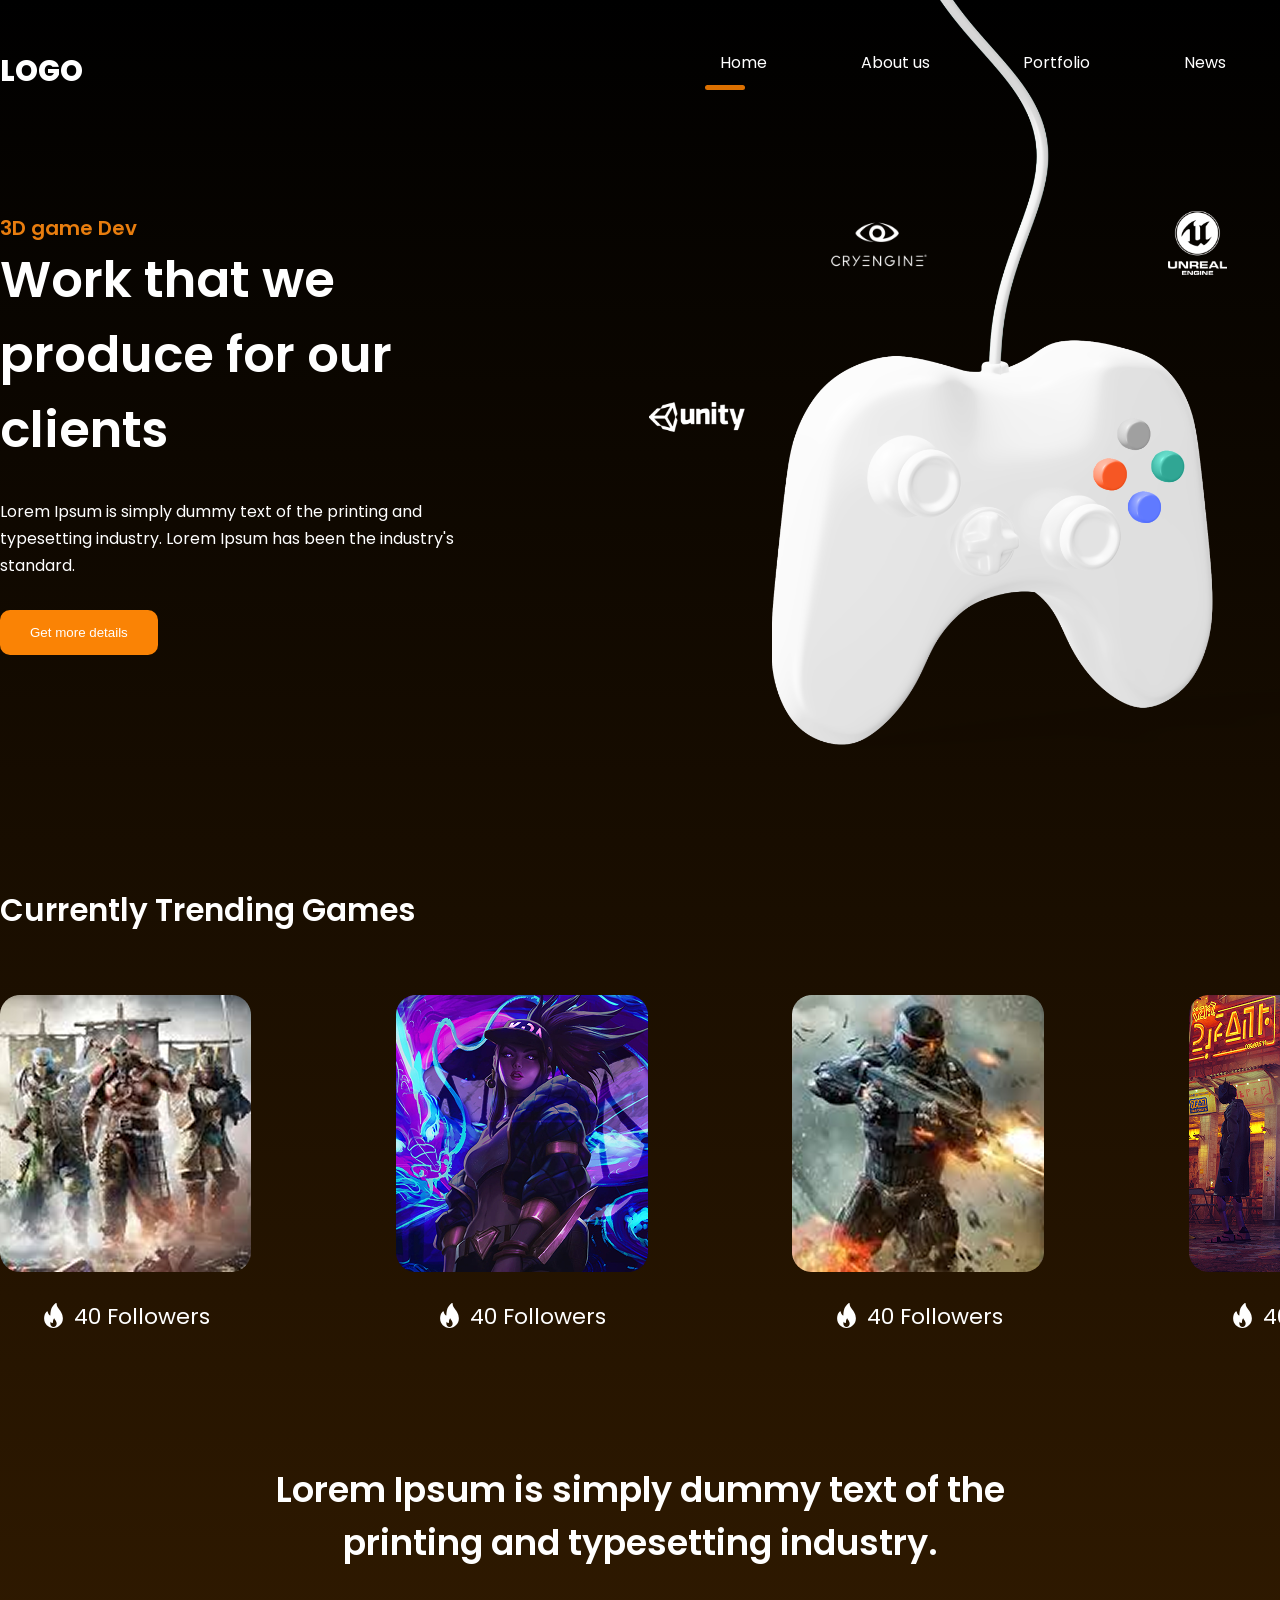
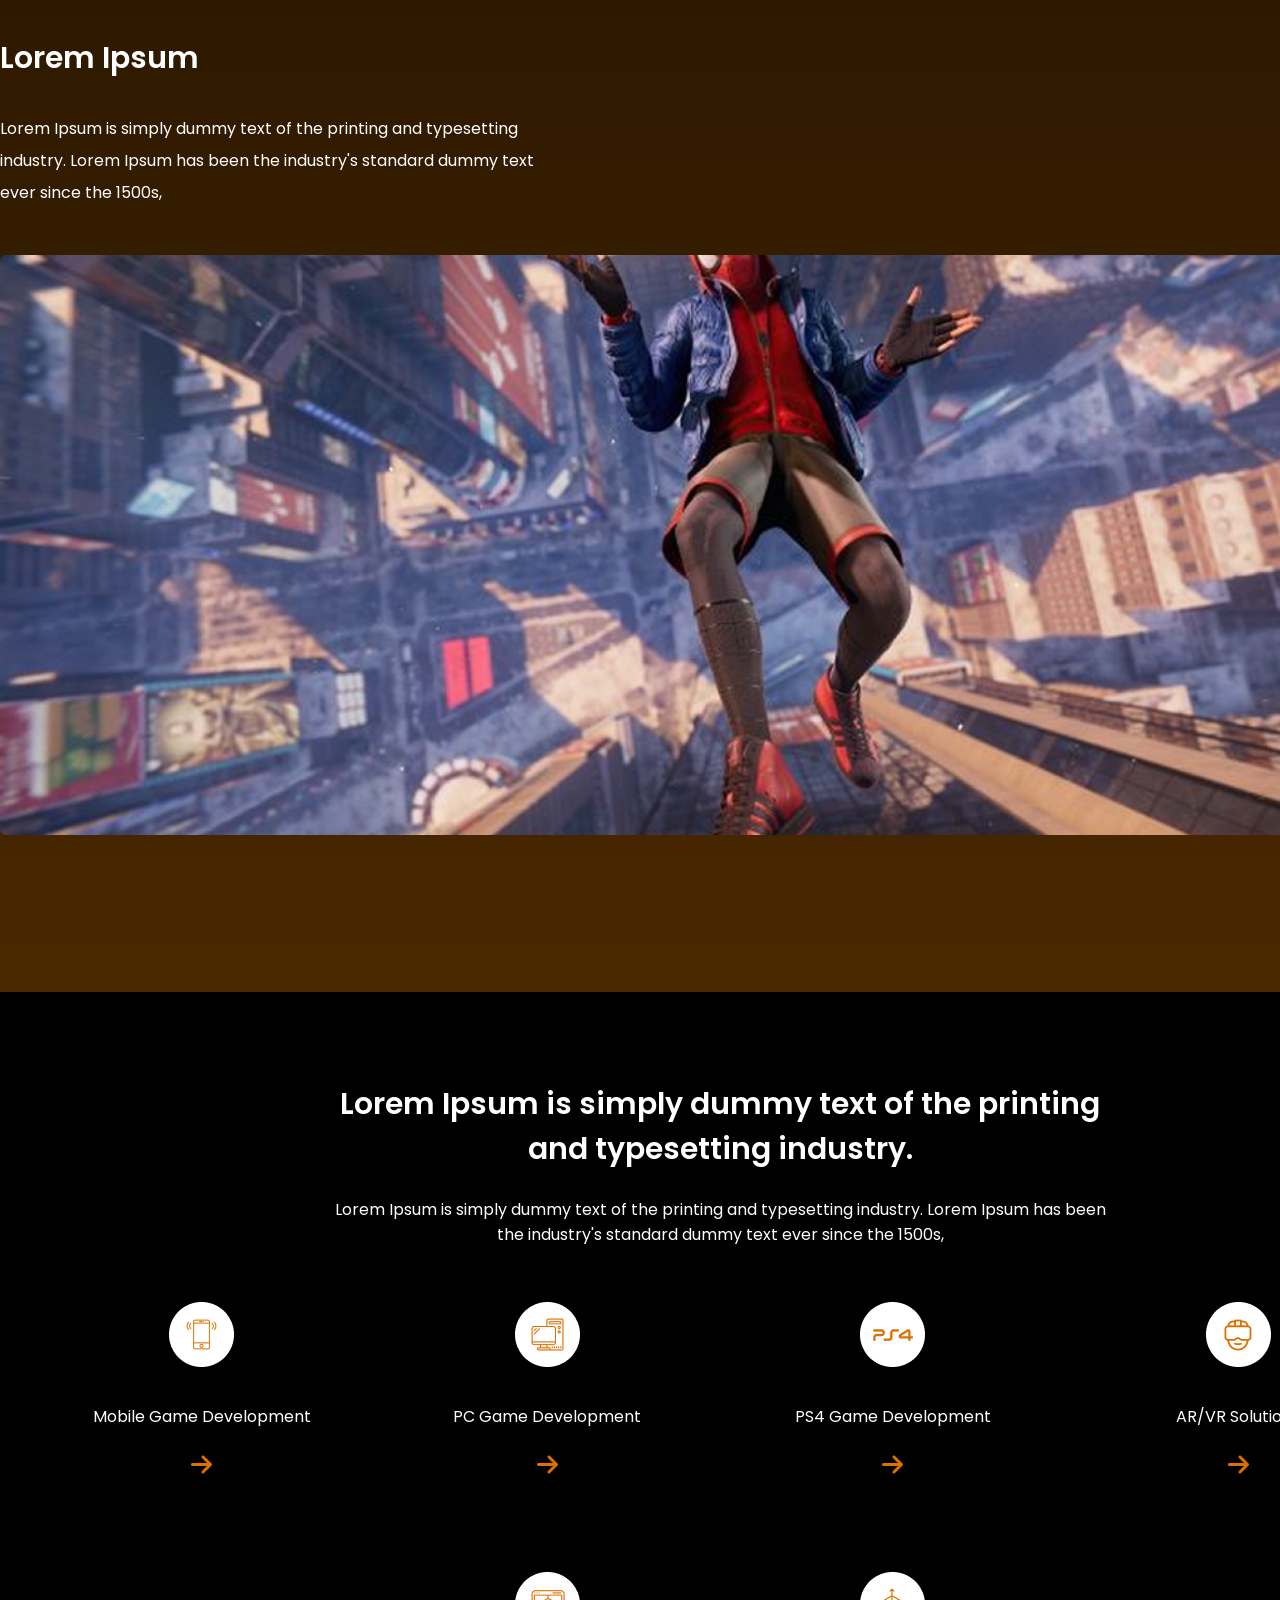
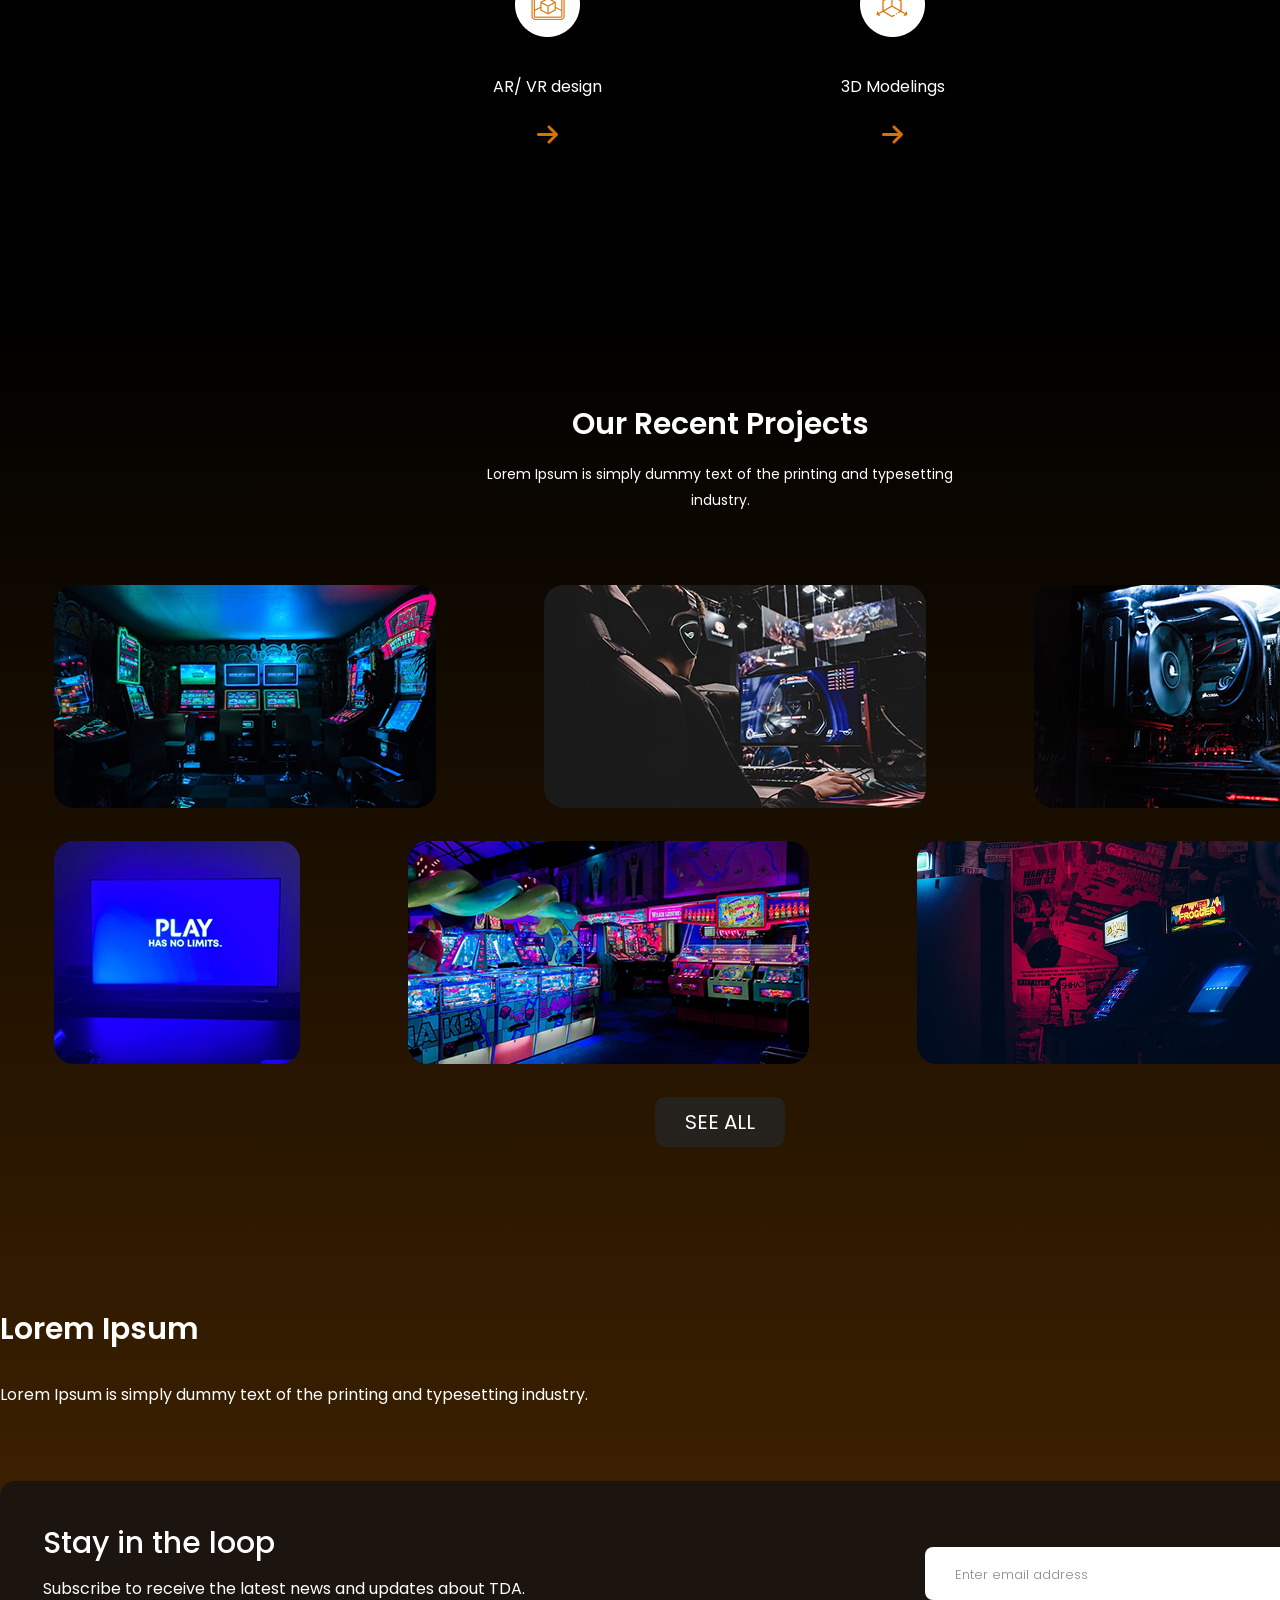
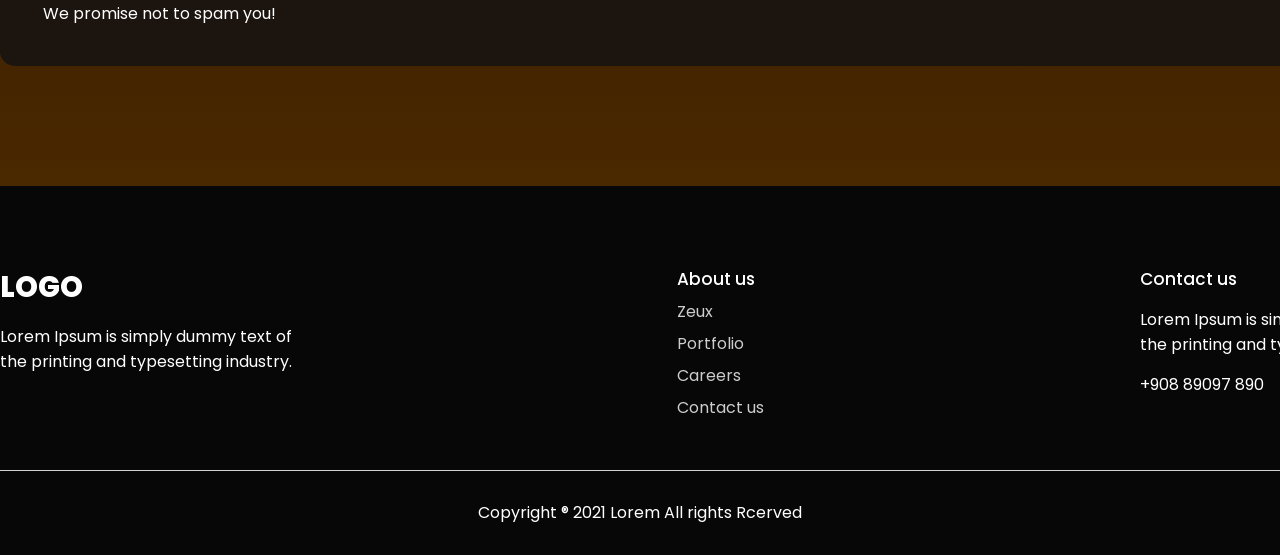
<file: index.html>
<!DOCTYPE html>
<html lang="en">
<head>
    <meta charset="UTF-8">
    <meta name="viewport" content="width=device-width, initial-scale=1.0">
    <title>Game Website</title>
    <link rel="stylesheet" href="css/main.css">
</head>
<body>
    <div class="wrapper">
        <header class="container">
            <span class="logo">LOGO</span>
            <nav>
                <ul>
                    <li class="active"><a href="index.html">Home</a></li>
                    <li><a href="about.html">About us</a></li>
                    <li><a href="">Portfolio</a></li>
                    <li><a href="">News</a></li>
                    <li class="btn"><a href="contact.html">Contact us</a></li>
                </ul>
            </nav>
        </header>

        <div class="hero container">
            <div class="hero--info">
                <h2>3D game Dev</h2>
                <h1>Work that we produce for our clients</h1>
                <p>Lorem Ipsum is simply dummy text of the printing and typesetting industry. Lorem Ipsum has been the industry's standard.</p>
                <button class="btn">Get more details</button>
            </div>
            <img src="img/Gamepad.svg" alt="">
        </div>  
        
        <div class="container trending">
            <a href="#" class="see-all">SEE ALL</a>
            <h3>Currently Trending Games</h3>
            
            <div class="games">
                <div class="block">
                    <img src="img/Game1.png" alt="">
                    <span><img src="img/fire1.svg" alt="">40 Followers</span>                
                </div>
                <div class="block">
                    <img src="img/Game2.png" alt="">
                    <span><img src="img/fire1.svg" alt="">40 Followers</span>                
                </div>
                <div class="block">
                    <img src="img/Game3.png" alt="">
                    <span><img src="img/fire1.svg" alt="">40 Followers</span>                
                </div>
                <div class="block">
                    <img src="img/Game4.png" alt="">
                    <span><img src="img/fire1.svg" alt="">40 Followers</span>                
                </div>
            </div>
        </div>

        <div class="container big-text">
            <p>Lorem Ipsum is simply dummy text of the printing and typesetting industry.</p>
        </div>

        <div class="container banner">
            <h3>Lorem Ipsum</h3>
            <p>Lorem Ipsum is simply dummy text of the printing and typesetting industry. Lorem Ipsum has been the industry's standard dummy text ever since the 1500s,</p>
            <img src="img/banner.png" alt="banner">
        </div>
    </div>

    <div class="features">
        <div class="container">
            <h3>Lorem Ipsum is simply dummy text of the printing and typesetting industry.</h3>
            <p>Lorem Ipsum is simply dummy text of the printing and typesetting industry. Lorem Ipsum has been the industry's standard dummy text ever since the 1500s,</p>
            
            <div class="info">
                <div class="block">
                    <img src="img/feature1.png" alt="feature1">
                    <p>Mobile Game Development</p>
                    <img src="img/arrow1.svg" alt="arrow">
                </div>

                <div class="block">
                    <img src="img/feature2.png" alt="feature1">
                    <p>PC Game Development</p>
                    <img src="img/arrow1.svg" alt="arrow">
                </div>

                <div class="block">
                    <img src="img/feature3.png" alt="feature1">
                    <p>PS4 Game Development</p>
                    <img src="img/arrow1.svg" alt="arrow">
                </div>

                <div class="block">
                    <img src="img/feature4.png" alt="feature1">
                    <p>AR/VR Solutions</p>
                    <img src="img/arrow1.svg" alt="arrow">
                </div>

                <div class="block">
                    <img src="img/feature5.png" alt="feature1">
                    <p>AR/ VR design</p>
                    <img src="img/arrow1.svg" alt="arrow">
                </div>

                <div class="block">
                    <img src="img/feature6.png" alt="feature1">
                    <p>3D Modelings</p>
                    <img src="img/arrow1.svg" alt="arrow">
                </div>
            </div>
        </div>
    </div>

    <div class="wrapper">
        <div class="container projects">
            <h3>Our Recent Projects</h3>
            <p>Lorem Ipsum is simply dummy text of the printing and typesetting industry.</p>
            <div class="images">
                <img src="img/projects1.png" alt="">
                <img src="img/projects2.png" alt="">
                <img src="img/projects3.png" alt="">
            </div>
            <div class="images">
                <img src="img/projects5.png" alt="">
                <img src="img/projects4.png" alt="">
                <img src="img/projects6.png" alt="">
            </div>
            <a href="" class="see-all">SEE ALL</a>
        </div>

        <div class="container email">
            <h3>Lorem Ipsum</h3>
            <p>Lorem Ipsum is simply dummy text of the printing and typesetting industry. </p>
            <div class="block">
                <div>
                    <h4>Stay in the loop</h4>
                    <p>Subscribe to receive the latest news and updates about TDA. We promise not to spam you! </p>
                </div>
                <div>
                    <input type="email" id="emailField" placeholder="Enter email address">
                    <button onclick="checkEmail()">Continue</button>
                </div>              
            </div>
        </div>
    </div>

    <footer>
        <div class="blocks container">
            <div>
                <span class="logo">LOGO</span>
                <p>Lorem Ipsum is simply dummy text of the printing and typesetting industry. </p>
            </div>
            <div>
                <h4>About us</h4>
                <ul>
                    <li>Zeux</li>
                    <li>Portfolio</li>
                    <li>Careers</li>
                    <li>Contact us</li>
                </ul>
            </div>
            <div>
                <h4>Contact us</h4>
                <p>Lorem Ipsum is simply dummy text of the printing and typesetting industry. </p>
                <p>+908 89097 890</p>
            </div>
        </div>

        <hr>
        <p>Copyright ® 2021 Lorem All rights Rcerved</p>
    </footer>

    <script>
        function checkEmail() {
            let email = document.querySelector('#emailField').value;
            if(!email.includes('@')) alert('Нет символа "@"!')
            else if(!email.includes('.')) alert('Нет символа "."!')
            else alert('Успешно!')
        }
    </script>
</body>
</html>
</file>
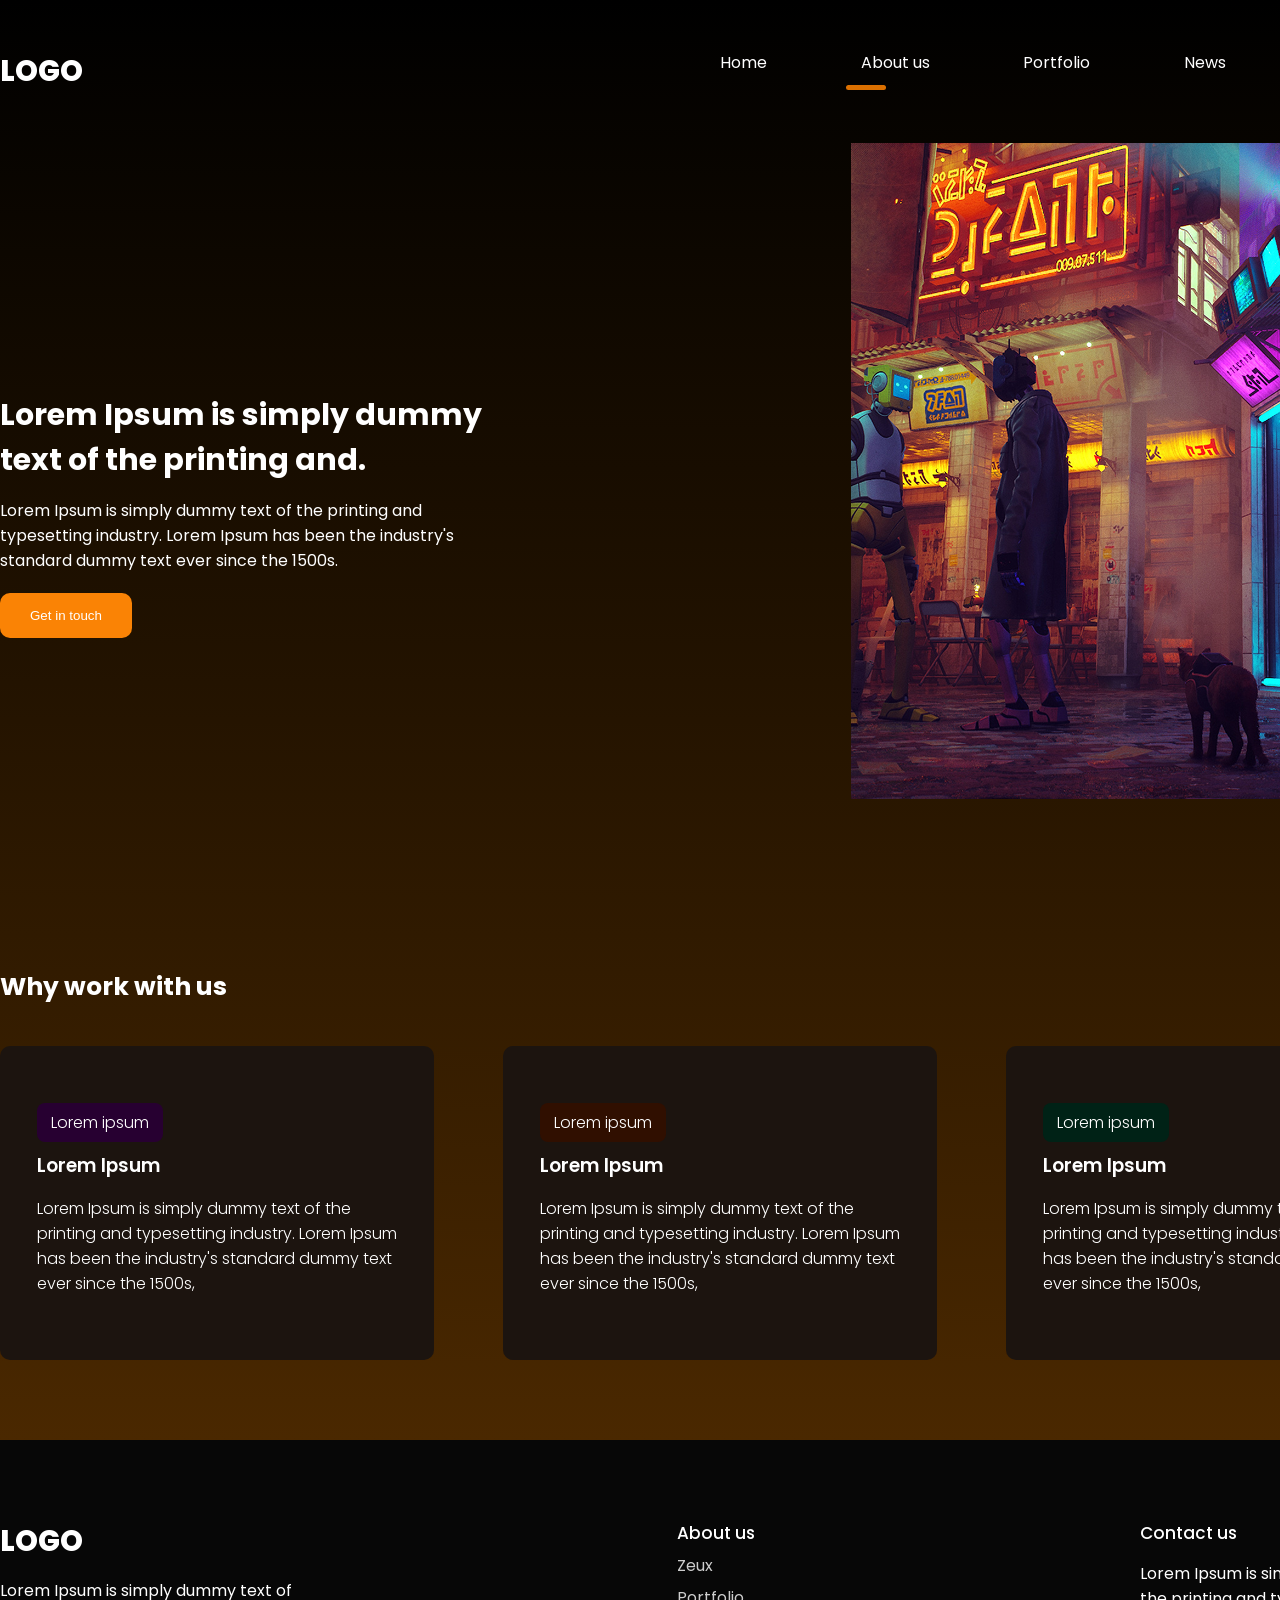
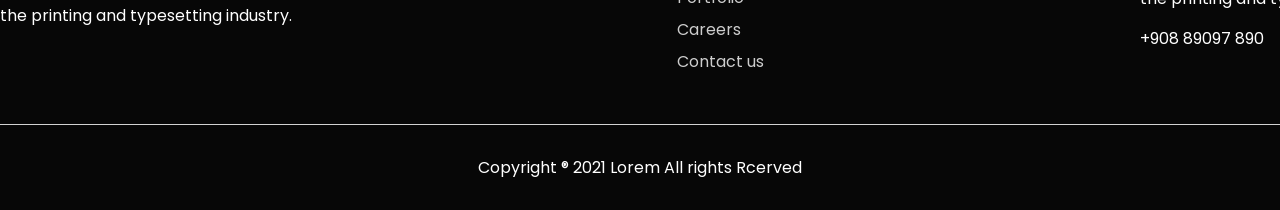
<file: about.html>
<!DOCTYPE html>
<html lang="en">
<head>
    <meta charset="UTF-8">
    <meta name="viewport" content="width=device-width, initial-scale=1.0">
    <title>About</title>
    <link rel="stylesheet" href="css/main.css">
</head>
<body>
    <div class="wrapper">
        <header class="container">
            <span class="logo">LOGO</span>
            <nav>
                <ul>
                    <li><a href="index.html">Home</a></li>
                    <li class="active"><a href="about.html">About us</a></li>
                    <li><a href="">Portfolio</a></li>
                    <li><a href="">News</a></li>
                    <li class="btn"><a href="contact.html">Contact us</a></li>
                </ul>
            </nav>
        </header>

        <div class="hero-about container">
            <div class="info">
                <h1>Lorem Ipsum is simply dummy text of the printing and.</h1>
                <p>Lorem Ipsum is simply dummy text of the printing and typesetting industry. Lorem Ipsum has been the industry's standard dummy text ever since the 1500s.</p>
                <button class="btn">Get in touch</button>
            </div>
            <img src="img/Stray.png" alt="Stray">
        </div>

        <div class="container work">
            <h2>Why work with us</h2>
            <div class="blocks">
                <div class="block">
                    <span class="badge purple">Lorem ipsum</span>
                    <h3>Lorem Ipsum</h3>
                    <p>Lorem Ipsum is simply dummy text of the printing and typesetting industry. Lorem Ipsum has been the industry's standard dummy text ever since the 1500s,</p>
                </div>
                <div class="block">
                    <span class="badge brown">Lorem ipsum</span>
                    <h3>Lorem Ipsum</h3>
                    <p>Lorem Ipsum is simply dummy text of the printing and typesetting industry. Lorem Ipsum has been the industry's standard dummy text ever since the 1500s,</p>
                </div>
                <div class="block">
                    <span class="badge green">Lorem ipsum</span>
                    <h3>Lorem Ipsum</h3>
                    <p>Lorem Ipsum is simply dummy text of the printing and typesetting industry. Lorem Ipsum has been the industry's standard dummy text ever since the 1500s,</p>
                </div>
            </div>
        </div>

    </div>

    <footer>
        <div class="blocks container">
            <div>
                <span class="logo">LOGO</span>
                <p>Lorem Ipsum is simply dummy text of the printing and typesetting industry. </p>
            </div>
            <div>
                <h4>About us</h4>
                <ul>
                    <li>Zeux</li>
                    <li>Portfolio</li>
                    <li>Careers</li>
                    <li>Contact us</li>
                </ul>
            </div>
            <div>
                <h4>Contact us</h4>
                <p>Lorem Ipsum is simply dummy text of the printing and typesetting industry. </p>
                <p>+908 89097 890</p>
            </div>
        </div>

        <hr>
        <p>Copyright ® 2021 Lorem All rights Rcerved</p>
    </footer>

    <script>
        function checkEmail() {
            let email = document.querySelector('#emailField').value;
            if(!email.includes('@')) alert('Нет символа "@"!')
            else if(!email.includes('.')) alert('Нет символа "."!')
            else alert('Успешно!')
        }
    </script>
</body>
</html>
</file>
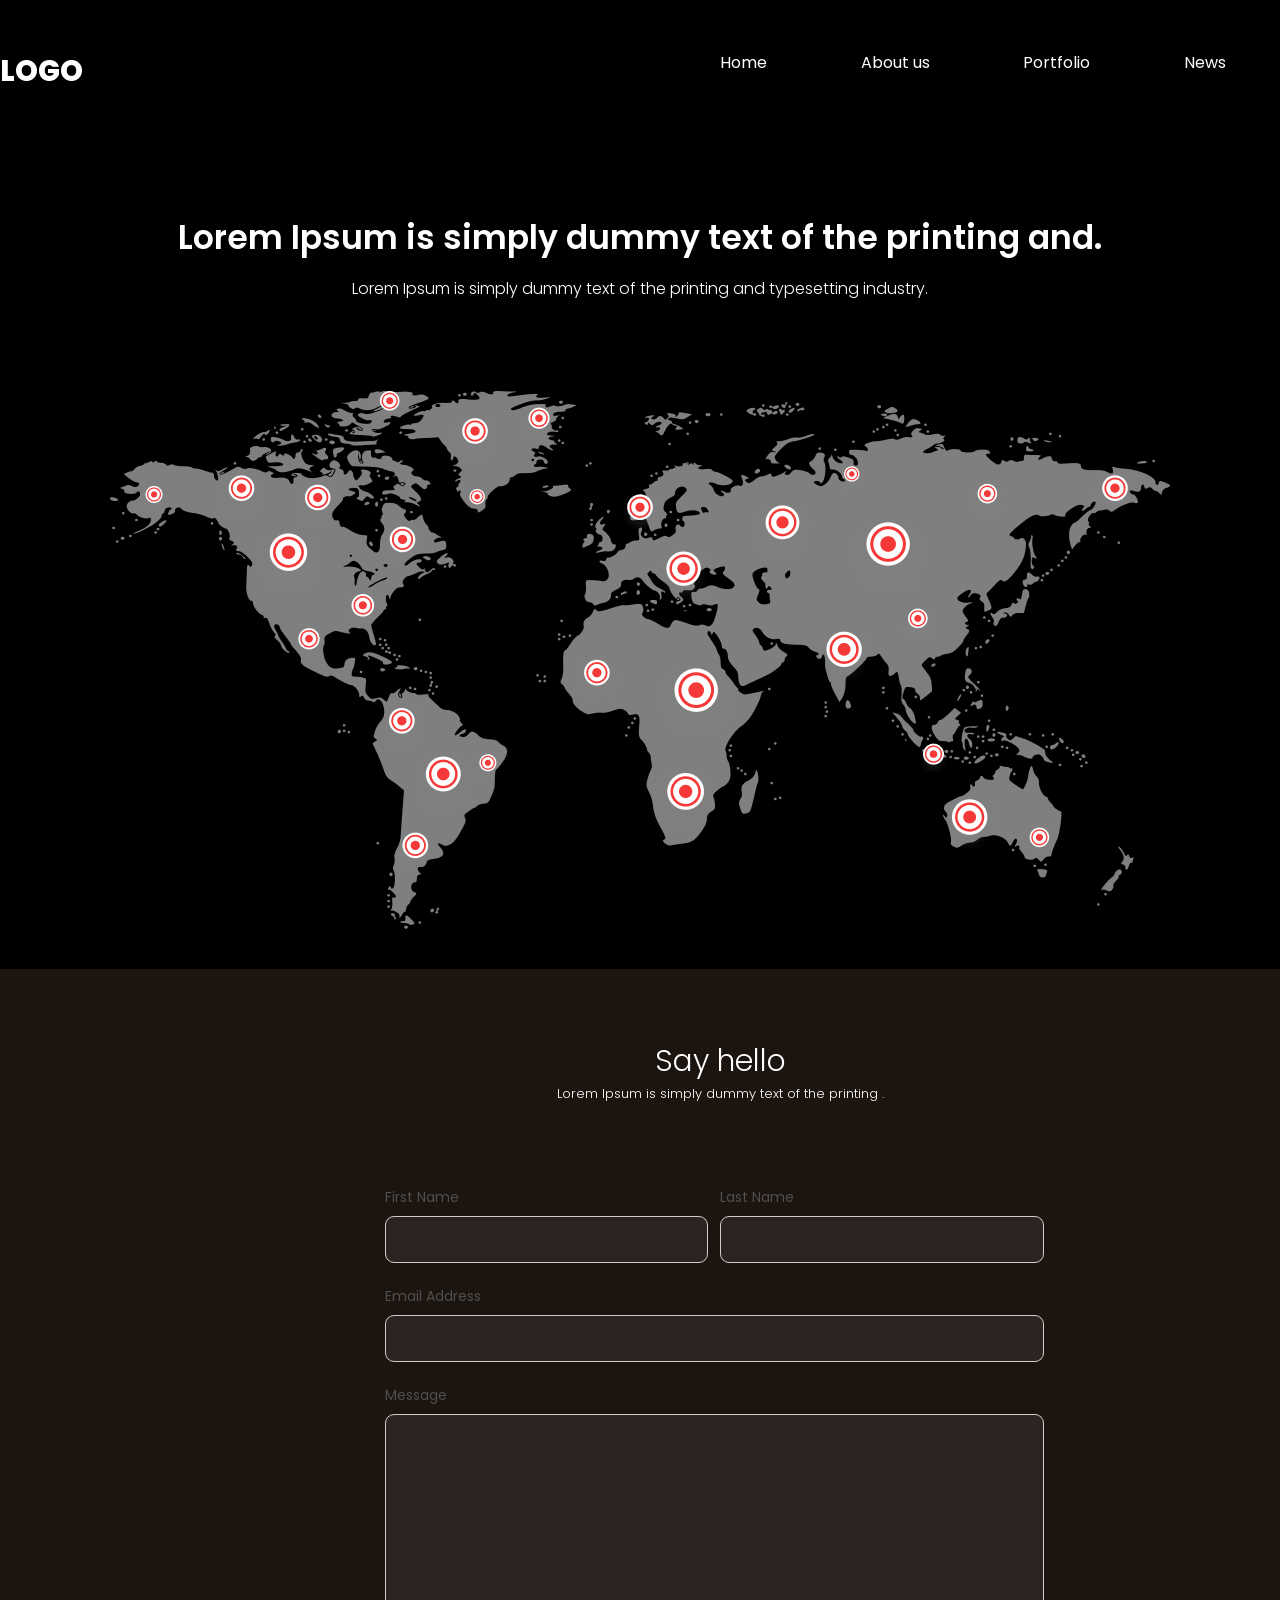
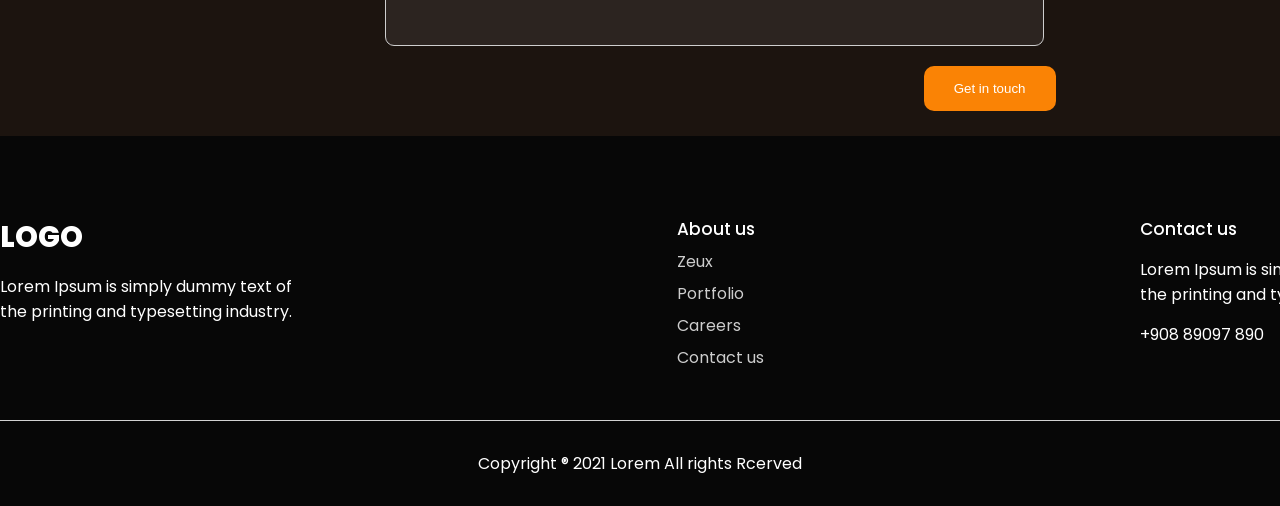
<file: contact.html>
<!DOCTYPE html>
<html lang="en">
<head>
    <meta charset="UTF-8">
    <meta name="viewport" content="width=device-width, initial-scale=1.0">
    <title>About</title>
    <link rel="stylesheet" href="css/main.css">
</head>
<body>
    <header class="container">
        <span class="logo">LOGO</span>
        <nav>
            <ul>
                <li><a href="index.html">Home</a></li>
                <li><a href="about.html">About us</a></li>
                <li><a href="">Portfolio</a></li>
                <li><a href="">News</a></li>
                <li class="btn"><a href="contact.html">Contact us</a></li>
            </ul>
        </nav>
    </header>

    <div class="conteiner hero-contacts">
        <h1>Lorem Ipsum is simply dummy text of the printing and.</h1>
        <p>Lorem Ipsum is simply dummy text of the printing and typesetting industry. </p>
        <img src="img/Map.png" alt="Map">
    </div>

    <div class="feedback">
        <div class="container">
            <h2>Say hello</h2>
            <p>Lorem Ipsum is simply dummy text of the printing .</p>

            <form>
                <div class="inline">
                    <div>
                        <label>First Name</label>
                        <input type="text">
                    </div>
                    <div>
                        <label>Last Name</label>
                        <input type="text">
                    </div>
                </div>

                <label>Email Address</label>
                <input type="email" class="one-line">

                <label>Message</label>
                <textarea class="one-line"></textarea>

                <button type="button" class="btn">Get in touch</button>
            </form>
        </div>
    </div>

    <footer>
        <div class="blocks container">
            <div>
                <span class="logo">LOGO</span>
                <p>Lorem Ipsum is simply dummy text of the printing and typesetting industry. </p>
            </div>
            <div>
                <h4>About us</h4>
                <ul>
                    <li>Zeux</li>
                    <li>Portfolio</li>
                    <li>Careers</li>
                    <li>Contact us</li>
                </ul>
            </div>
            <div>
                <h4>Contact us</h4>
                <p>Lorem Ipsum is simply dummy text of the printing and typesetting industry. </p>
                <p>+908 89097 890</p>
            </div>
        </div>

        <hr>
        <p>Copyright ® 2021 Lorem All rights Rcerved</p>
    </footer>
</body>
</html>
</file>
<file: css/main.css>
/* @font-face {
    font-family: 'Popins', sans-serif;
    src: url(/fonts/Poppins-ExtraBold.woff2) format('woff2');
    font-weight: 400;
    font-style: normal;
    font-display: swap;
} */

@import url('https://fonts.googleapis.com/css2?family=Poppins:ital,wght@0,100;0,200;0,300;0,400;0,500;0,600;0,700;0,800;0,900;1,100;1,200;1,300;1,400;1,500;1,600;1,700;1,800;1,900&display=swap');

* {
    margin: 0;
    padding: 0;
}

body {
    font-family: 'Poppins', sans-serif;
    font-weight: 400;
    color: #FFFFFF;
    font-size: 16px;
    background: black;
}

a {
    text-decoration: none;
}

img {
    max-width: 100%;
}

.wrapper {
    background: linear-gradient(180deg, #000000 0%, #4a2800 100%);
    width: 100%;
    overflow-x: hidden;
}

.container {
    width: 1440px;
    margin: 0 auto;
}

header {
    padding: 50px 0;
}

header .logo, footer .blocks .logo {
    text-transform: uppercase;
    font-size: 29px;
    font-weight: 800;
}

header nav {
    float: right;
    width: 50%;
}

header nav ul {
    list-style: none;
    display: flex;
    justify-content: space-between;
    z-index: 2;
    position: relative;
}

header nav ul li {
    display: inline-block;
}

header nav ul li.active::after {
    content: '';
    display: block;
    width: 40px;
    height: 5px;
    background: #DC7000;
    border-radius: 10px;
    position: relative;
    top: 10px;
    left: -15px;
}

header nav ul li a {
    color: #FFFFFF;
}

header nav ul li:not(.active):not(.btn) a:hover {
    border-bottom: 5px solid #DC7000;
}

header nav ul li.btn a, .email .block button {
    background: #fa9021;
    border-radius: 10px;
    padding: 9px 17px;
    transition: all 500ms ease;
}

header nav ul li.btn a:hover, .email .block button:hover {
    background: #4f2e0b;
}

.hero {
    padding-bottom: 100px;
    position: relative;
    z-index: 1;
}

.hero--info {
    width: 500px;
    padding-top: 70px;
}

.hero--info h2 {
    color: #E87D0E;
    font-size: 20px;
    font-weight: 600;
}

.hero--info h1 {
    font-size: 50px;
    font-weight: 600;
}

.hero--info p {
    font-weight: 400;
    line-height: 170%;
    margin: 30px 0;
}

.hero--info .btn, .hero-about .info .btn{
    padding: 15px 30px;
    background: #fa8305;
    border-radius: 10px;
    border: 0;
    color: #FFFFFF;
    transition: all 500ms ease;
}

.hero--info .btn:hover, .hero-about .info .btn:hover{
    cursor: pointer;
    transform: scale(1.1);
    background: #944b02;
}

.hero img {
    position: absolute;
    top: -150px;
    right: 0;
}

/* Игры */

.trending {
    padding-top: 132px;
}

.trending h3 {
    font-weight: 600;
    font-size: 31px;
    
}

.trending .see-all, .projects .see-all {
    background: #25211d;
    color: #FFFFFF;
    padding: 10px 30px;
    border-radius: 10px;
    float: right;
    display: block;
    font-size: 20px;
    font-weight: 400;
    transition: all 500ms ease;
}

.trending .see-all:hover, .projects .see-all:hover {
    background: #3d3630;
    cursor: pointer;
    transform: scale(1.1);
}

.trending .games {
    display: flex;
    justify-content: space-between;
    width: 100%;
    padding: 58px 0 130px 0;
}

.trending .games span {
    display: block;
    text-align: center;
    margin-top: 20px;
    font-size: 22px;
}

.trending .games span img {
    position: relative;
    top: 4px;
    margin-right: 8px;
}

/* Текст */

.big-text {
    font-weight: 600;
    font-size: 35px;
    padding-bottom: 67px;
    text-align: center;
    width: 800px;
}

/* Баннер */

.banner {
    padding-bottom: 150px;
}

.banner h3 {
    font-size: 30px;
    font-weight: 600;
    margin-bottom: 32px;
}

.banner p {
    line-height: 200%;
    width: 545px;
    margin-bottom: 46px;
}

.banner img {
    width: 100%;
}

/* features */

.features {
    background: url('/img/featuresBG2.png') no-repeat center center fixed;
    background-size: cover;
    padding: 90px 0;
}

.features h3, .features p {
    text-align: center;
    margin-bottom: 25px;
    margin-left: auto;
    margin-right: auto;
    max-width: 800px;
}

.features h3 {
    font-weight: 600;
    font-size: 30px;
}

.features .info {
    display: flex;
    justify-content: center;
    flex-wrap: wrap;
}

.features .info .block {
    text-align: center;
    width: 20%;
    margin: 30px 2%;
}

.features .info .block img {
    margin-bottom: 30px;
}

/* projects */

.projects {
    padding: 100px 0;
}

.projects h3 {
    font-size: 30px;
    font-weight: 600;
    text-align: center;
    margin-bottom: 15px;
}

.projects p {
    font-size: 14px;
    line-height: 185%;
    text-align: center;
    max-width: 500px;
    margin-left: auto;
    margin-right: auto;
    margin-bottom: 71px;
}

.projects .images {
    display: flex;
    justify-content: space-around;
    margin-bottom: 33px;
}

.projects .see-all {
    float: none;
    width: 70px;
    text-align: center;
    margin: 0 auto;
}

/* email */

.email{
    padding-bottom: 120px;
}

.email h3 {
    margin-top: 60px;
    margin-bottom: 30px;
    font-weight: 600;
    font-size: 30px;
}

/* .email p {
    width: 145px;
} */

.email .block {
    background: #1C140F;
    border-radius: 15px;
    padding: 40px 3%;
    margin-top: 74px;
    width: 94%;
    display: flex;
    justify-content: space-between;
    align-items: center;
}

.email .block h4 {
    font-size: 30px;
    font-weight: 500;
    margin-bottom: 10px;
}

.email .block p {
    width: 500px;
}

.email .block input {
    background: white;
    outline: none;
    border: none;
    border-radius: 8px;
    width: 350px;
    /* height: 48px; */
    font-family: 'Poppins', sans-serif;
    font-weight: 400;
    font-size: 16px;
    padding: 14px 30px;
    position: relative;
    right: -100px;
    z-index: 1;
    padding-right: 100px;
}

.email .block input::placeholder {
    color: #898989;
    font-size: 13px;
    font-weight: 300;
}

.email .block button {
    color: white;
    cursor: pointer;
    border: 0;
    border-radius: 8px;
    position: relative;
    z-index: 2;
    /* padding: 9px 14px; */
}

/* footer */

footer {
    background: #070707;
    padding: 80px 0 30px 0;
}

footer .blocks {
    display: flex;
    justify-content: space-between;
    margin-bottom: 50px;
}

footer .blocks p {
    width: 300px;
    margin: 15px 0;
}

footer .blocks h4 {
    font-size: 17px;
    font-weight: 500;
}

footer .blocks ul {
    list-style: none;
}

footer .blocks ul li {
    margin-top: 7px;
    opacity: 0.8;
}

footer hr {
    margin: 30px 0;
    border: 0;
    height: 0.6px;
    background: #D2D2D2;
}

footer > p {
    text-align: center;
}

/* Страница про нас */

.hero-about{
    position: relative;
}

.hero-about .info {
    width: 500px;
    padding: 250px 0;
}

.hero-about .info h1 {
    margin-bottom: 15px;
    font-size: 30px;
}

.hero-about .info .btn {
    margin-top: 20px;
}

.hero-about img {
    position: absolute;
    right: -150px;
    top: 0;
}

.work {
    padding: 80px 0;
}

.work h2 {
    font-size: 25px;
    margin-bottom: 40px;
}

.work .blocks {
    display: flex;
    justify-content: space-between;
}

.work .blocks .block {
    width: 25%;
    border-radius: 10px;
    padding: 64px 37px;
    background: #1C140F;
}

.work .blocks .block h3 { 
    margin: 16px 0;
    font-size: 20;
    font-weight: 600;
}

.work .blocks .block .badge {
    font-weight: 300;
    padding: 8px 14px;
    border-radius: 8px;
}

.work .blocks .block .purple {
    background: #270031;
}

.work .blocks .block .brown {
    background: #300f00;
}

.work .blocks .block .green {
    background: #002216;
}

.work .blocks .block p { 
    font-size: 14;
    font-weight: 300;
}

/* Контакты */

.hero-contacts h1 {
    text-align: center;
    font-size: 33px;
    font-weight: 600;
    margin: 70px 0 13px 0;

}

.hero-contacts p {
    text-align: center;
    font-size: 16px;
    font-weight: 300;
    margin-bottom: 90px;
}   

.hero-contacts img{
    display: flex;
    justify-content: center;
    margin: 0 auto;
    margin-bottom: 40px;
}

.feedback {
    padding: 70px 0;
    background: #1C140F;
}

.feedback h2 {
    text-align: center;
    font-size: 30px;
    font-weight: 300;
}

.feedback p {
    text-align: center;
    font-size: 13px;
    font-weight: 300;
    margin-bottom: 80px;
}

.feedback form {
    margin: 0 auto;
    width: 671px;
}

.feedback form .inline {
    display: flex;
    justify-content: space-between;
}

.feedback form .inline > div {
    width: 50%;
}

.feedback form label {
    color: #4F4F4F;
    font-size: 14px;
}

.feedback form input, .feedback form textarea {
    background: #2c2420;
    border-radius: 9px;
    border: 0.6px solid #CECECE;
    display: block;
    width: 90%;
    padding: 15px 10px;
    outline: none;
    color: white;
    margin: 7px 0 20px 0;
}

.feedback form .one-line {
    width: 95%;
}

.feedback form textarea{
    resize: none;
    height: 200px;
}

.feedback form .btn{
    padding: 15px 30px;
    background: #fa8305;
    border-radius: 10px;
    border: 0;
    color: #FFFFFF;
    transition: all 500ms ease;
    float: right;
}

.feedback form .btn:hover{
    cursor: pointer;
    transform: scale(1.1);
    background: #944b02;
}
</file>
